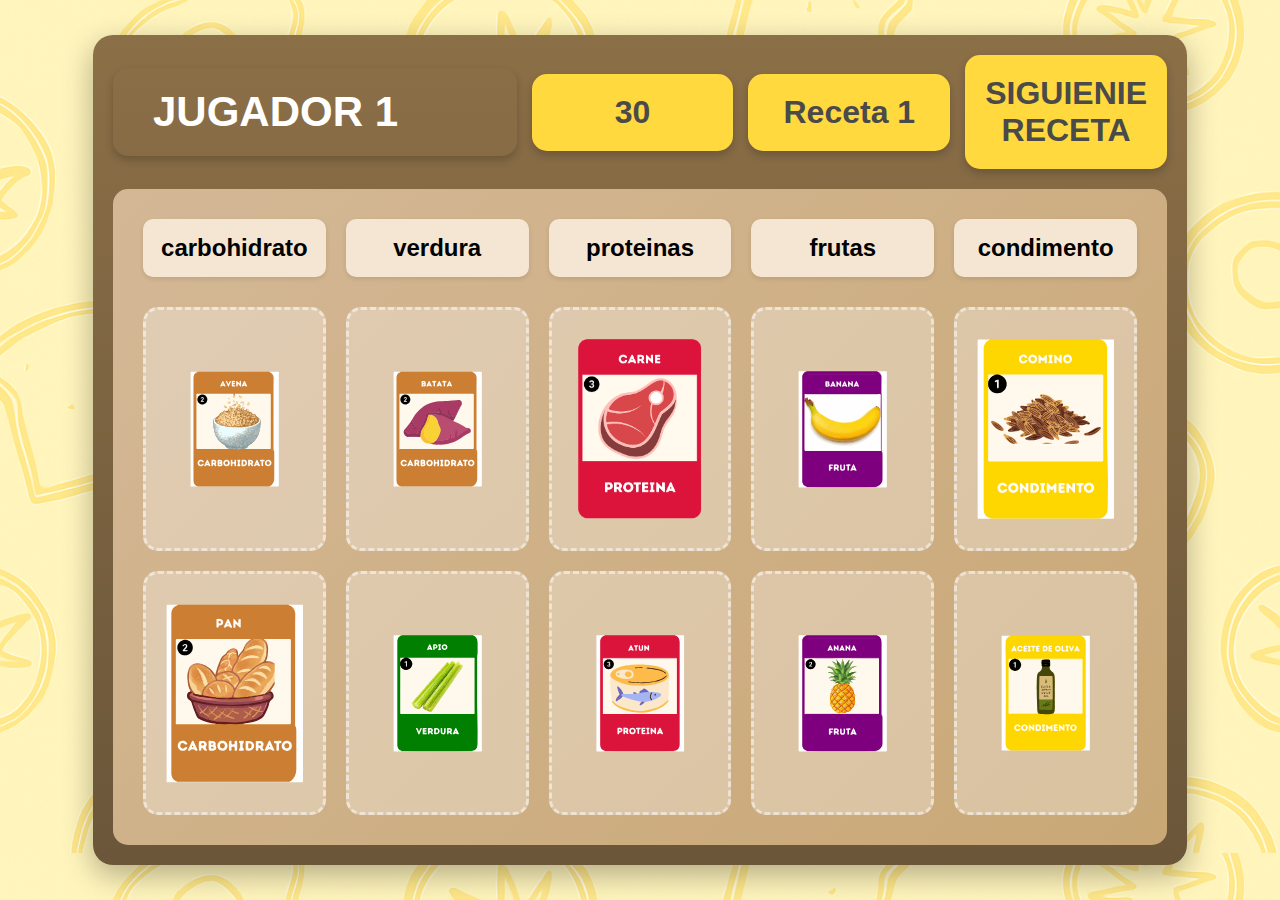
<file: Codigo/integrador de cuki/Pages/eleccion.html>
<!DOCTYPE html>
<html lang="es">
<head>
    <meta charset="UTF-8">
    <meta name="viewport" content="width=device-width, initial-scale=1.0">
    <title>Juego de Cartas - Alimentos</title>
    <link rel="stylesheet" href="../Css/eleccion.css">
    <script src="../script/eleccion.js" defer></script>
</head>
<body>
    <div class="container">
        <div class="header">
            <div class="header-item jugador">JUGADOR 1</div>
            <div class="header-item">TIME</div>
            <div class="header-item">Receta 1</div>
            <div class="header-item btn-siguiente">SIGUIENIE<br>RECETA</div>
        </div>

        <div class="game-area">
            <div class="categorias">
                <div class="categoria-header">carbohidrato</div>
                <div class="categoria-header">verdura</div>
                <div class="categoria-header">proteinas</div>
                <div class="categoria-header">frutas</div>
                <div class="categoria-header">condimento</div>
            </div>

            <div class="cartas-grid">
                <div class="columna-cartas">
                    <div class="carta-slot">
                        <div class="carta-placeholder"></div>
                        <img class="carta-img" src="../img/Avena.svg" alt="Avena"/>
                    </div>
                    <div class="carta-slot">
                        <div class="carta-placeholder"></div>
                        <img class="carta-img" src="../img/Pan.svg" alt="Pan"/>
                    </div>
                </div>

                <div class="columna-cartas">
                    <div class="carta-slot">
                        <div class="carta-placeholder"></div>
                        <img class="carta-img" src="../img/Batata.svg" alt="Batata"/>
                    </div>
                    <div class="carta-slot">
                        <div class="carta-placeholder"></div>
                        <img class="carta-img" src="../img/Apio.svg" alt="Apio"/>
                    </div>
                </div>

                <div class="columna-cartas">
                    <div class="carta-slot">
                        <div class="carta-placeholder"></div>
                        <img class="carta-img" src="../img/Carne.svg" alt="Carne"/>
                    </div>
                    <div class="carta-slot">
                        <div class="carta-placeholder"></div>
                        <img class="carta-img" src="../img/Atun.svg" alt="Atún"/>
                    </div>
                </div>

                <div class="columna-cartas">
                    <div class="carta-slot">
                        <div class="carta-placeholder"></div>
                        <img class="carta-img" src="../img/Banana.svg" alt="Banana"/>
                    </div>
                    <div class="carta-slot">
                        <div class="carta-placeholder"></div>
                        <img class="carta-img" src="../img/Anana.svg" alt="Anana"/>
                    </div>
                </div>

                <div class="columna-cartas">
                    <div class="carta-slot">
                        <div class="carta-placeholder"></div>
                        <img class="carta-img" src="../img/Comino.svg" alt="Comino"/>
                    </div>
                    <div class="carta-slot">
                        <div class="carta-placeholder"></div>
                        <img class="carta-img" src="../img/Aceite de Oliva.svg" alt="Aceite de Oliva"/>
                    </div>
                </div>
            </div>
        </div>
    </div>
</body>
</html>
</file>
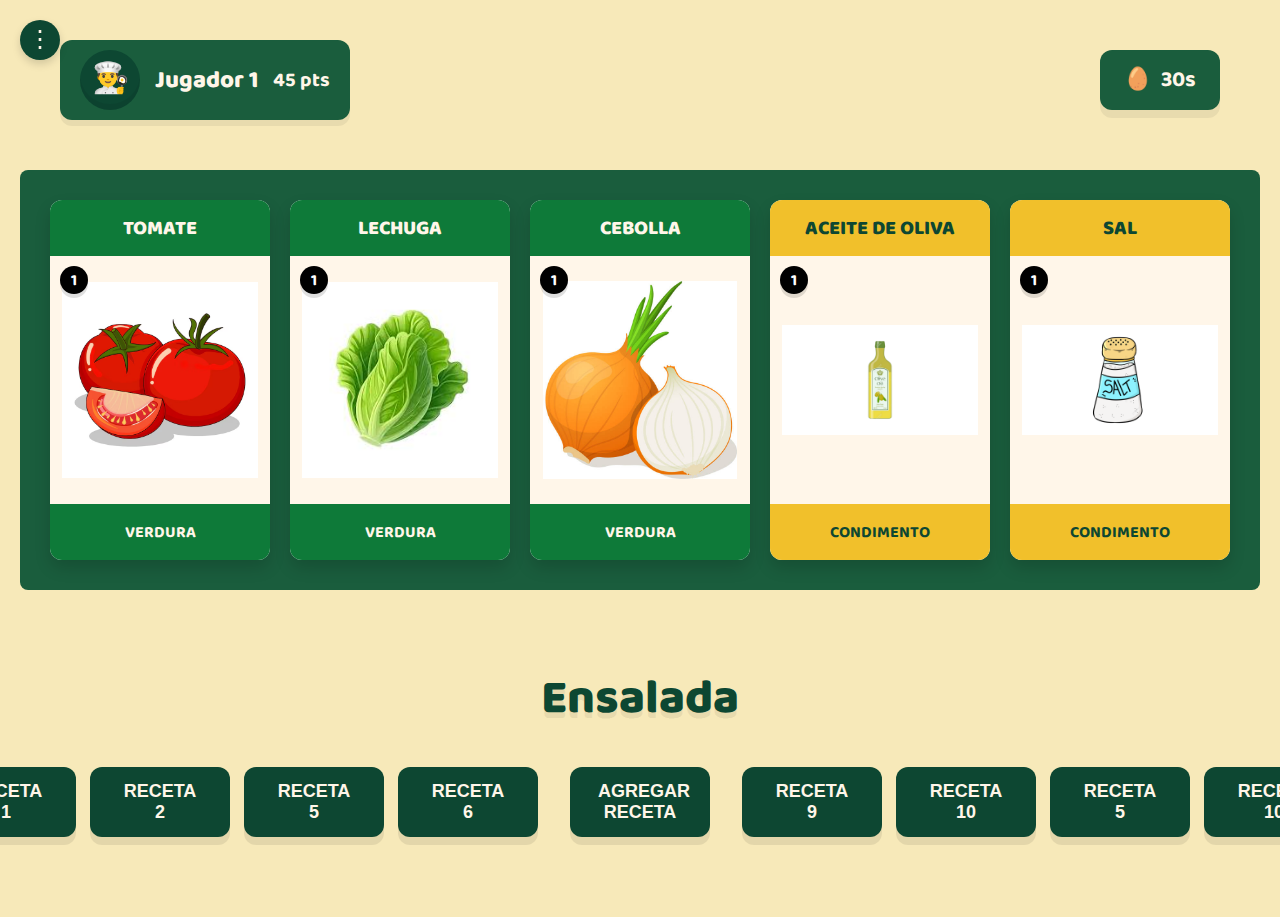
<file: Codigo/integrador de cuki/Pages/game.html>
<!doctype html>
<html lang="es">
<head>
  <meta charset="utf-8" />
  <meta name="viewport" content="width=device-width,initial-scale=1" />
  <title>CUKI — Juego</title>
  <link href="https://fonts.googleapis.com/css2?family=Baloo+2:wght@400;700;800&display=swap" rel="stylesheet">
  <link rel="stylesheet" href="../Css/game.css">
</head>
<body>
  <nav class="nav-menu">
    <div class="menu-dots">⋮
      <div class="menu-content">
        <a href="../index.html">Inicio</a>
      </div>
    </div>
  </nav>

  <div class="game-stage">
    <header class="game-header">
      <div class="player-info">
        <div class="avatar">👨‍🍳</div>
        <span class="player-name">Jugador 1</span>
        <span class="player-score">45 pts</span>
      </div>
      <div class="timer">
        <span class="egg-icon">🥚</span>
        <span>30s</span>
      </div>
    </header>

    <main class="game-content">
      <div class="cards-grid">
        <!-- Verduras -->
        <div class="card card-veg">
          <h3>TOMATE</h3>
          <div class="card-body">
            <span class="count">1</span>
            <img src="../img/tomate.jpg" alt="Tomate">
          </div>
          <footer>VERDURA</footer>
        </div>

        <div class="card card-veg">
          <h3>LECHUGA</h3>
          <div class="card-body">
            <span class="count">1</span>
            <img src="../img/lechuga.jpeg" alt="Lechuga">
          </div>
          <footer>VERDURA</footer>
        </div>

        <div class="card card-veg">
          <h3>CEBOLLA</h3>
          <div class="card-body">
            <span class="count">1</span>
            <img src="../img/cebolla.jpg" alt="Cebolla">
          </div>
          <footer>VERDURA</footer>
        </div>

        <!-- Condimentos -->
        <div class="card card-cond">
          <h3>ACEITE DE OLIVA</h3>
          <div class="card-body">
            <span class="count">1</span>
            <img src="../img/aceite de oliva.png" alt="Aceite">
          </div>
          <footer>CONDIMENTO</footer>
        </div>

        <div class="card card-cond">
          <h3>SAL</h3>
          <div class="card-body">
            <span class="count">1</span>
            <img src="../img/sal.png" alt="Sal">
          </div>
          <footer>CONDIMENTO</footer>
        </div>
      </div>

      <div class="recipe-section">
        <div class="recipe-title">Ensalada</div>
        <div class="recipe-buttons">
          <div class="buttons-left">
            <button>RECETA 1</button>
            <button>RECETA 2</button>
            <button>RECETA 5</button>
            <button>RECETA 6</button>
          </div>
          <button class="add-recipe">AGREGAR RECETA</button>
          <div class="buttons-right">
            <button>RECETA 9</button>
            <button>RECETA 10</button>
            <button>RECETA 5</button>
            <button>RECETA 10</button>
          </div>
        </div>
      </div>
    </main>
  </div>
</body>
</html>
</file>
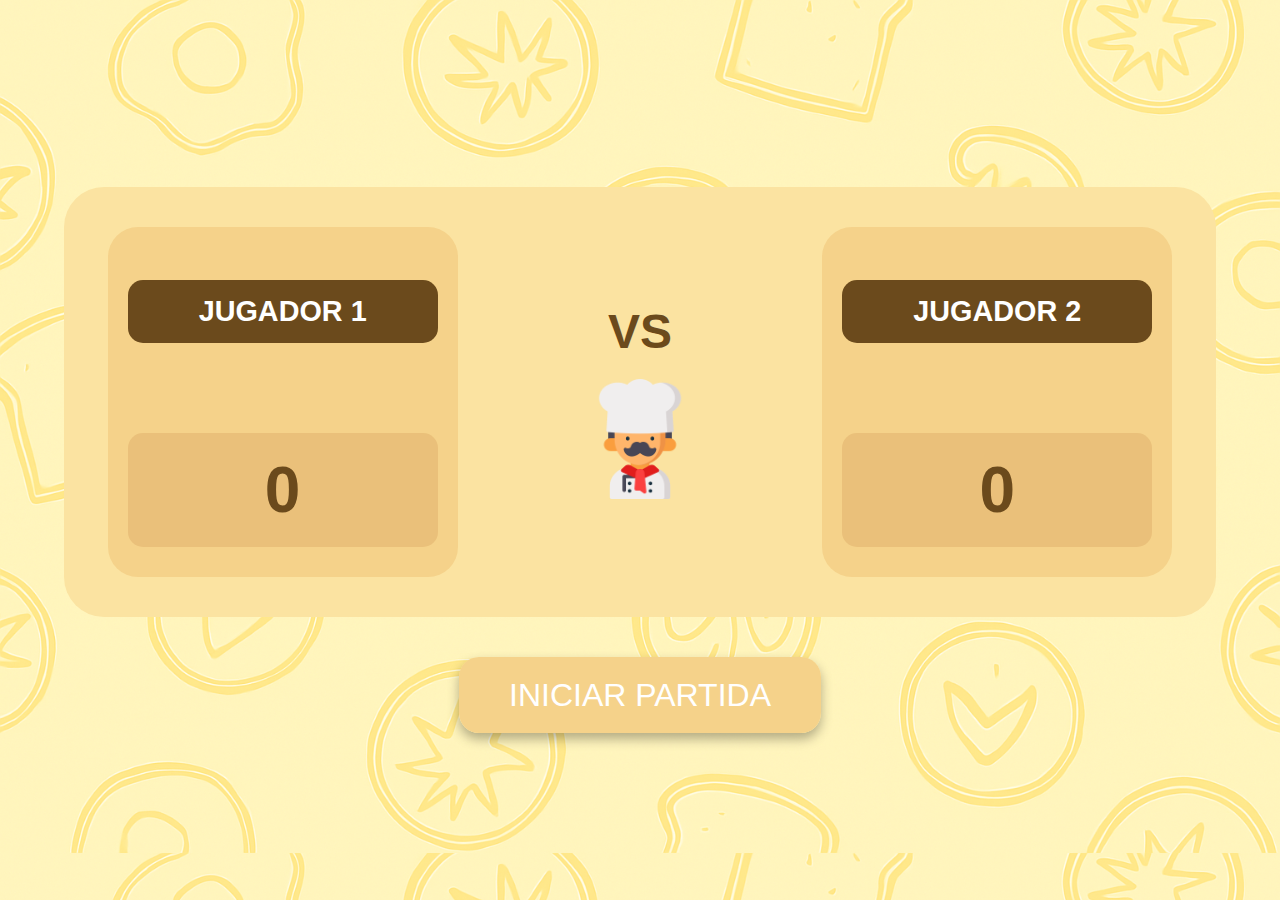
<file: Codigo/integrador de cuki/Pages/game2.html>
<!DOCTYPE html>
<html lang="es">
<head>
  <meta charset="UTF-8">
  <meta name="viewport" content="width=device-width, initial-scale=1.0">
  <title>Juego de Cocina</title>
  <link rel="stylesheet" href="../Css/game2.css">
</head>
<body>
  <main class="juego">
  <section class="jugadores">
    <div class="jugador" id="jugador1">
      <h2>JUGADOR 1
      </h2>
      <div class="puntos">0</div>
    </div>
    <div class="versus">
      <span>VS</span>
      <div class="icono-chef"></div>
    </div>
    <div class="jugador" id="jugador2">
      <h2>JUGADOR 2</h2>
      <div class="puntos">0</div>
    </div>
  </section>

  <div class="boton-inicio">
    <a href="jugador1.html">INICIAR PARTIDA</a>
  </div>
</main>
</body>
</html>
</file>
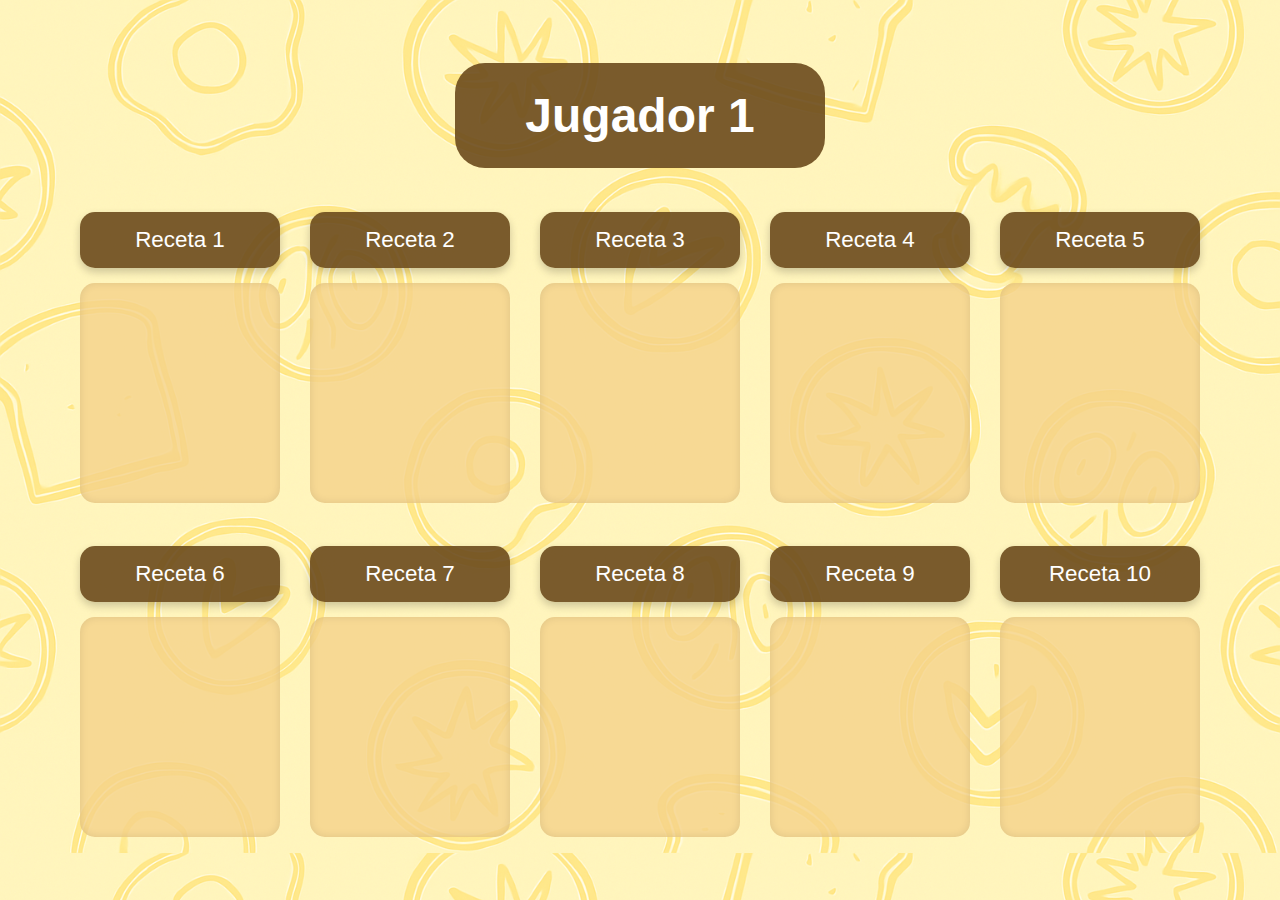
<file: Codigo/integrador de cuki/Pages/jugador1.html>
<!doctype html>
<html lang="es">
<head>
  <meta charset="utf-8" />
  <meta name="viewport" content="width=device-width,initial-scale=1" />
  <title>CUKI — Juego</title>
  <link href="https://fonts.googleapis.com/css2?family=Baloo+2:wght@400;700;800&display=swap" rel="stylesheet">
  <link rel="stylesheet" href="../Css/jugador1.css">
  <script>
  const URL_ELECCION = 'eleccion.html';
  document.addEventListener('DOMContentLoaded', () => {
    localStorage.setItem('jugadorActual','1');
    const t = document.querySelector('.jugador-titulo');
    if (t) t.textContent = 'Jugador 1';
  });
  function seleccionarReceta(numeroReceta) {
    localStorage.setItem('recetaActual', String(numeroReceta));
    localStorage.setItem('startTimer','1');
    location.href = URL_ELECCION;
  }
</script>

</head>
<body>
<main class="tablero-recetas">
  <div class="jugador-titulo">Jugador 1</div>

  <div class="grupo-recetas">
    <div class="receta">
      <button class="receta-btn" onclick="seleccionarReceta(1)">Receta 1</button>
      <div class="contenedor-cartas"></div>
    </div>
    <div class="receta">
      <button class="receta-btn" onclick="seleccionarReceta(2)">Receta 2</button>
      <div class="contenedor-cartas"></div>
    </div>
    <div class="receta">
      <button class="receta-btn" onclick="seleccionarReceta(3)">Receta 3</button>
      <div class="contenedor-cartas"></div>
    </div>
    <div class="receta">
      <button class="receta-btn" onclick="seleccionarReceta(4)">Receta 4</button>
      <div class="contenedor-cartas"></div>
    </div>
    <div class="receta">
      <button class="receta-btn" onclick="seleccionarReceta(5)">Receta 5</button>
      <div class="contenedor-cartas"></div>
    </div>
  </div>

  <div class="grupo-recetas">
    <div class="receta">
      <button class="receta-btn" onclick="seleccionarReceta(6)">Receta 6</button>
      <div class="contenedor-cartas"></div>
    </div>
    <div class="receta">
      <button class="receta-btn" onclick="seleccionarReceta(7)">Receta 7</button>
      <div class="contenedor-cartas"></div>
    </div>
    <div class="receta">
      <button class="receta-btn" onclick="seleccionarReceta(8)">Receta 8</button>
      <div class="contenedor-cartas"></div>
    </div>
    <div class="receta">
      <button class="receta-btn" onclick="seleccionarReceta(9)">Receta 9</button>
      <div class="contenedor-cartas"></div>
    </div>
    <div class="receta">
      <button class="receta-btn" onclick="seleccionarReceta(10)">Receta 10</button>
      <div class="contenedor-cartas"></div>
    </div>
  </div>
</main>

</body>
</html>
</file>
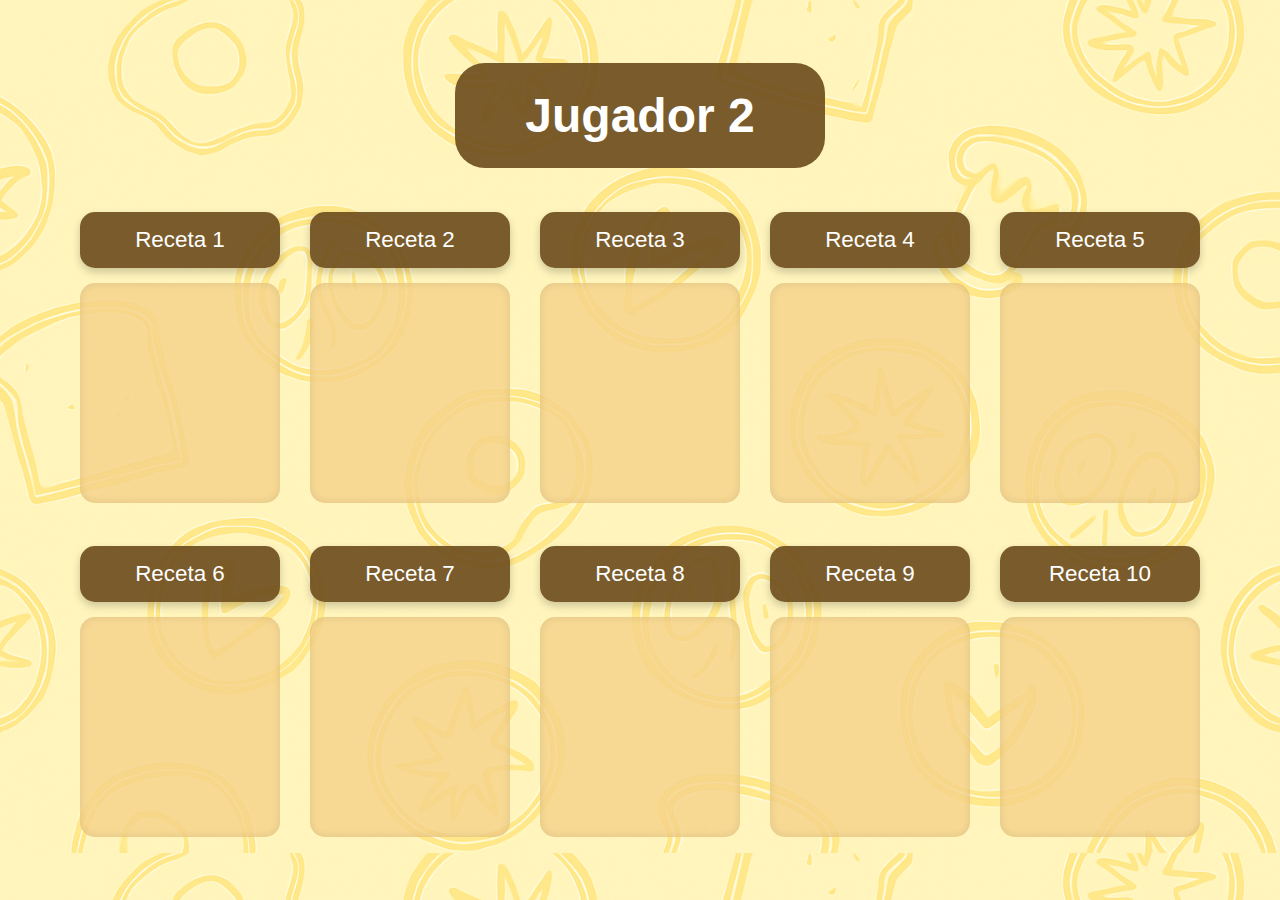
<file: Codigo/integrador de cuki/Pages/jugador2.html>
<!doctype html>
<html lang="es">
<head>
  <meta charset="utf-8" />
  <meta name="viewport" content="width=device-width,initial-scale=1" />
  <title>CUKI — Juego</title>
  <link href="https://fonts.googleapis.com/css2?family=Baloo+2:wght@400;700;800&display=swap" rel="stylesheet">
  <link rel="stylesheet" href="../Css/jugador2.css">
 <script>
  const URL_ELECCION = 'eleccion.html';
  document.addEventListener('DOMContentLoaded', () => {
    localStorage.setItem('jugadorActual','2');
    const t = document.querySelector('.jugador-titulo');
    if (t) t.textContent = 'Jugador 2';
  });
  function seleccionarReceta(numeroReceta) {
    localStorage.setItem('recetaActual', String(numeroReceta));
    localStorage.setItem('startTimer','1');
    location.href = URL_ELECCION;
  }
</script>
</head>
<body>
<main class="tablero-recetas">
  <div class="jugador-titulo">Jugador 1</div>
  <div class="grupo-recetas">
    <div class="receta"><button class="receta-btn" onclick="seleccionarReceta(1)">Receta 1</button><div class="contenedor-cartas"></div></div>
    <div class="receta"><button class="receta-btn" onclick="seleccionarReceta(2)">Receta 2</button><div class="contenedor-cartas"></div></div>
    <div class="receta"><button class="receta-btn" onclick="seleccionarReceta(3)">Receta 3</button><div class="contenedor-cartas"></div></div>
    <div class="receta"><button class="receta-btn" onclick="seleccionarReceta(4)">Receta 4</button><div class="contenedor-cartas"></div></div>
    <div class="receta"><button class="receta-btn" onclick="seleccionarReceta(5)">Receta 5</button><div class="contenedor-cartas"></div></div>
  </div>
  <div class="grupo-recetas">
    <div class="receta"><button class="receta-btn" onclick="seleccionarReceta(6)">Receta 6</button><div class="contenedor-cartas"></div></div>
    <div class="receta"><button class="receta-btn" onclick="seleccionarReceta(7)">Receta 7</button><div class="contenedor-cartas"></div></div>
    <div class="receta"><button class="receta-btn" onclick="seleccionarReceta(8)">Receta 8</button><div class="contenedor-cartas"></div></div>
    <div class="receta"><button class="receta-btn" onclick="seleccionarReceta(9)">Receta 9</button><div class="contenedor-cartas"></div></div>
    <div class="receta"><button class="receta-btn" onclick="seleccionarReceta(10)">Receta 10</button><div class="contenedor-cartas"></div></div>
  </div>
</main>
</body>
</html>
</file>
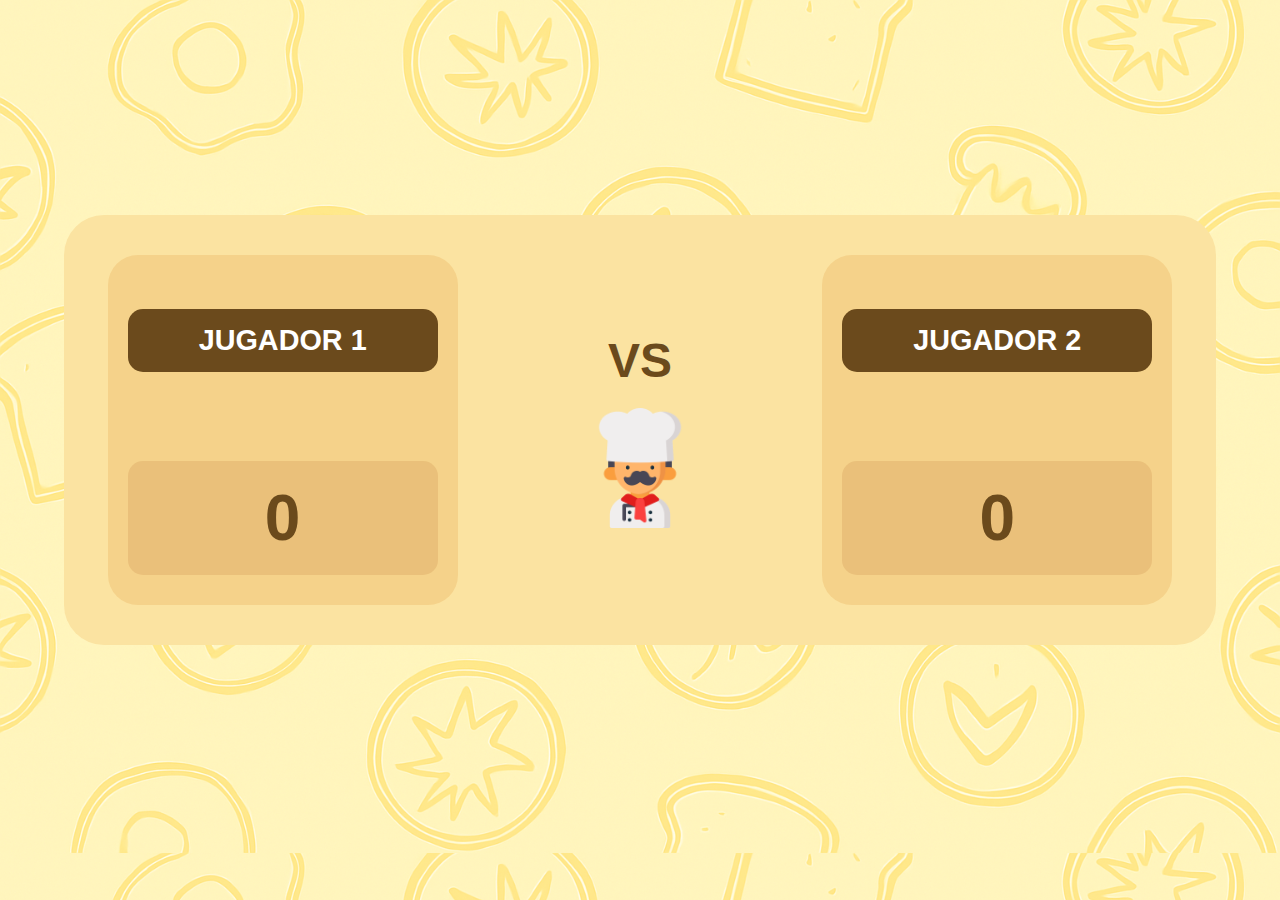
<file: Codigo/integrador de cuki/Pages/puntaje.html>
<!DOCTYPE html>
<html lang="es">
<head>
  <meta charset="UTF-8">
  <meta name="viewport" content="width=device-width, initial-scale=1.0">
  <title>Juego de Cocina</title>
  <link rel="stylesheet" href="../Css/puntaje.css">
</head>

<body>
  <main class="juego">
    <section class="jugadores">
      <div class="jugador" id="jugador1">
        <h2>JUGADOR 1</h2>
        <div class="puntos" id="puntosJ1">0</div>
      </div>

      <div class="versus">
        <span>VS</span>
        <div class="icono-chef"></div>
      </div>

      <div class="jugador" id="jugador2">
        <h2>JUGADOR 2</h2>
        <div class="puntos" id="puntosJ2">0</div>
      </div>
    </section>
  </main>

  <script src="../script/puntaje.js" defer></script>
</body>
</html>
</file>
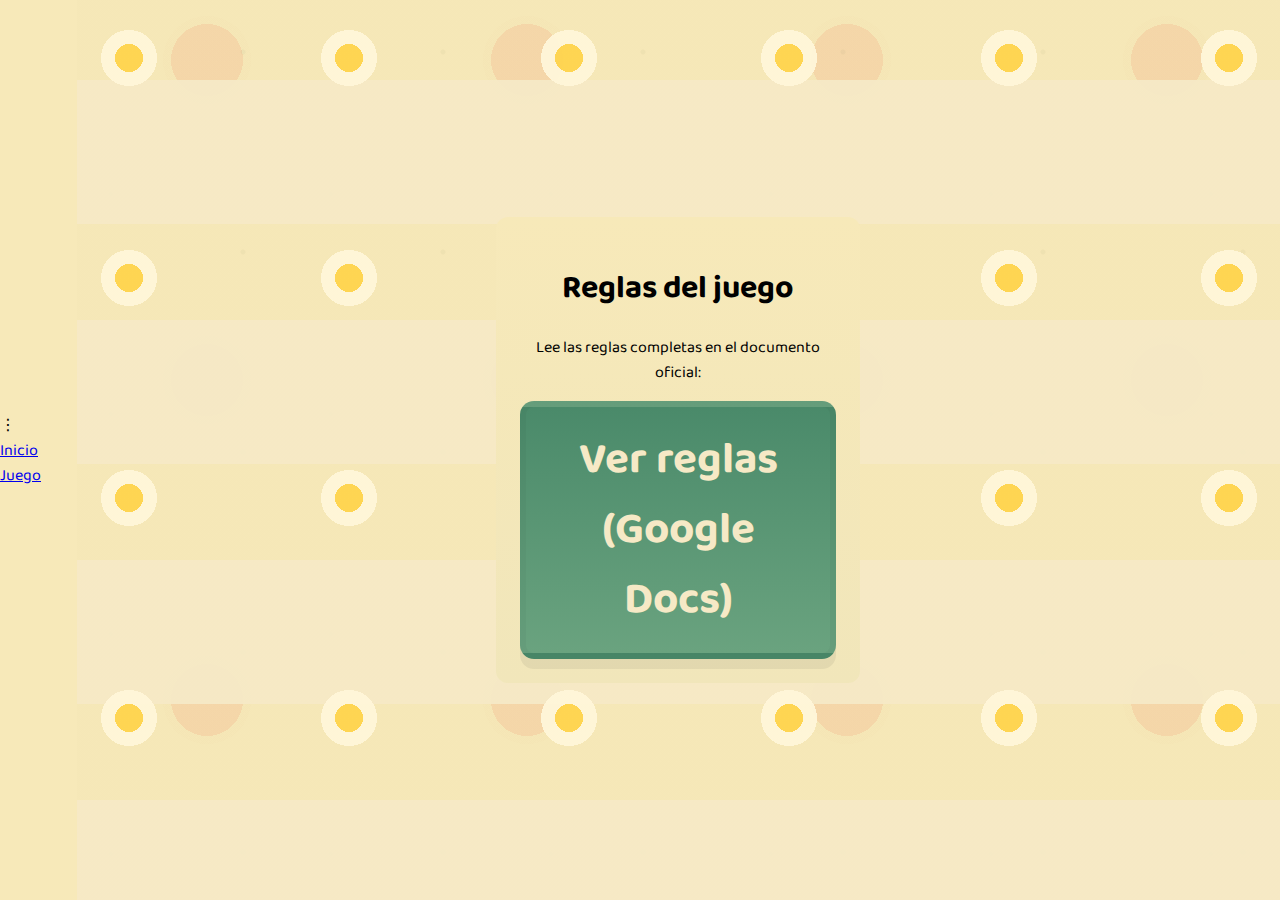
<file: Codigo/integrador de cuki/Pages/Reglas.html>
<!doctype html>
<html lang="es">
<head>
    <meta charset="utf-8" />
    <meta name="viewport" content="width=device-width,initial-scale=1" />
    <title>CUKI — Reglas</title>
    <link href="https://fonts.googleapis.com/css2?family=Baloo+2:wght@400;700;800&display=swap" rel="stylesheet">
    <link rel="stylesheet" href="../Css/style.css">
</head>
<body>
    <nav class="nav-menu">
        <div class="menu-dots">⋮
            <div class="menu-content">
                <a href="../index.html">Inicio</a>
                <a href="game.html">Juego</a>
            </div>
        </div>
    </nav>

    <main class="stage">
        <div class="menu" style="max-width:900px; padding:28px;">
            <div style="width:100%; background:linear-gradient(180deg,#f7e9b9,#f1e6ba); border-radius:12px; padding:24px; text-align:center;">
                <h1>Reglas del juego</h1>
                <p>Lee las reglas completas en el documento oficial:</p>
                <a class="btn btn-rules" href="https://docs.google.com/document/d/11ljSM8bud7nmnbbrPM_p-eErtlg5wFkpnMW_p8LcHd8/edit?usp=sharing" target="_blank" rel="noopener noreferrer" style="display:inline-block; text-decoration:none;">
                    Ver reglas (Google Docs)
                </a>
            </div>
        </div>
    </main>
</body>
</html>
</file>
<file: Codigo/integrador de cuki/Css/eleccion.css>
* * {
  margin: 0;
  padding: 0;
  box-sizing: border-box;
}

body {
  margin: 0;
  font-family: 'Arial', sans-serif;
  background-color: #fbe3a1;
  background-image: url('../img/fondo2.png');
  background-repeat: repeat;
  background-size: contain;
  display: flex;
  justify-content: center;
  align-items: center;
  height: 100vh;
}

.container {
  max-width: 1400px;
  margin: 0 auto;
  background: linear-gradient(180deg, #8b6f47 0%, #6b563a 100%);
  border-radius: 20px;
  padding: 20px;
  box-shadow: 0 10px 30px rgba(0,0,0,0.3);
}

.header {
  display: grid;
  grid-template-columns: 2fr 1fr 1fr 1fr;
  gap: 15px;
  margin-bottom: 20px;
  align-items: center;
}

.header-item {
  background: #ffd93d;
  padding: 20px;
  border-radius: 15px;
  text-align: center;
  font-size: 32px;
  font-weight: bold;
  color: #4a4a4a;
  box-shadow: 0 4px 8px rgba(0,0,0,0.2);
}

.jugador {
  background: transparent;
  color: white;
  font-size: 42px;
  text-align: left;
  padding-left: 40px;
}

.btn-siguiente {
  background: #ffd93d;
  cursor: pointer;
  transition: transform 0.2s;
}

.btn-siguiente:hover {
  transform: scale(1.05);
}

.game-area {
  background: linear-gradient(135deg, #d4b896 0%, #c9a876 100%);
  border-radius: 15px;
  padding: 30px;
}

.categorias {
  display: grid;
  grid-template-columns: repeat(5, 1fr);
  gap: 20px;
  margin-bottom: 30px;
}

.categoria-header {
  background: #f5e6d3;
  padding: 15px;
  border-radius: 10px;
  text-align: center;
  font-size: 24px;
  font-weight: bold;
  box-shadow: 0 2px 5px rgba(0,0,0,0.1);
}

.cartas-grid {
  display: grid;
  grid-template-columns: repeat(5, 1fr);
  gap: 20px;
  align-items: stretch;
}

.columna-cartas {
  display: flex;
  flex-direction: column;
  gap: 20px;
}
.carta-slot {
  width: 100%;
  aspect-ratio: 3 / 4; 
  background: rgba(255, 255, 255, 0.3);
  border: 3px dashed rgba(255, 255, 255, 0.5);
  border-radius: 15px;
  overflow: hidden;
  position: relative;
  display: flex;
  justify-content: center;
  align-items: center;
}

.carta-img {
  position: absolute;
  inset: 0;
  width: 100%;
  height: 100%;
  object-fit: fill; 
  display: block;
}
.carta-placeholder { display: none; }


@media (max-width: 1200px) {
  .header { grid-template-columns: 1fr 1fr; }
  .categorias, .cartas-grid { grid-template-columns: repeat(3, 1fr); }
}

@media (max-width: 768px) {
  .header { grid-template-columns: 1fr; }
  .categorias, .cartas-grid { grid-template-columns: 1fr; }
  .header-item { font-size: 24px; }
  .jugador { font-size: 32px; }
}
</file>
<file: Codigo/integrador de cuki/Css/game.css>
:root {
  --bg: #f7e9b9;
  --green-dark: #0d4732;
  --green: #1a5d3d;
  --green-bright: #0e7a39;
  --yellow: #f1c02b;
  --cream: #fff6e9;
  --shadow: rgba(0,0,0,0.15);
}

*{ box-sizing: border-box; }

body {
  margin: 0;
  background: var(--bg);
  font-family: 'Baloo 2', sans-serif;
  -webkit-font-smoothing: antialiased;
  -moz-osx-font-smoothing: grayscale;
}

/* Stage */
.game-stage {
  min-height: 100vh;
  padding: 20px;
}

/* Header */
.game-header {
  display: flex;
  justify-content: space-between;
  align-items: center;
  padding: 20px 40px;
}

.player-info {
  display: flex;
  align-items: center;
  gap: 15px;
  background: var(--green);
  padding: 10px 20px;
  border-radius: 12px;
  color: var(--cream);
  box-shadow: 0 6px 0 rgba(0,0,0,0.06);
}

.avatar {
  width: 60px;
  height: 60px;
  background: var(--green-dark);
  border-radius: 50%;
  display: flex;
  align-items: center;
  justify-content: center;
  font-size: 30px;
  color: var(--cream);
  box-shadow: inset 0 -6px 0 rgba(0,0,0,0.06);
}

.player-name {
  font-size: 24px;
  font-weight: 800;
  color: var(--cream);
}

.player-score {
  font-size: 20px;
  color: var(--cream);
  font-weight: 700;
}

.timer {
  background: var(--green);
  color: var(--cream);
  padding: 12px 24px;
  border-radius: 12px;
  font-size: 22px;
  font-weight: 700;
  display: flex;
  align-items: center;
  gap: 10px;
  box-shadow: 0 8px 0 rgba(0,0,0,0.06);
}

/* Cards Grid */
.cards-grid {
  display: grid;
  grid-template-columns: repeat(5, 1fr);
  gap: 20px;
  padding: 30px;
  background: var(--green);
  margin: 30px 0 40px;
  border-radius: 8px;
  align-items: start;
}

/* Card base */
.card {
  background: #fff;
  border-radius: 12px;
  overflow: hidden;
  box-shadow: 0 8px 16px var(--shadow);
  display: flex;
  flex-direction: column;
  height: 360px; /* fija altura para consistencia */
}

/* Card header */
.card h3,
.card .card-head {
  margin: 0;
  padding: 14px 12px;
  text-align: center;
  font-size: 20px;
  font-weight: 800;
  color: var(--cream);
  height: 56px;
  line-height: 28px;
  display: flex;
  align-items: center;
  justify-content: center;
  text-transform: uppercase;
}

/* Diferentes colores por tipo */
.card-veg h3 { background: var(--green-bright); }
.card-cond h3 { background: var(--yellow); color: var(--green-dark); }

/* Card body ocupa el espacio restante */
.card-body {
  position: relative;
  padding: 12px;
  background: #fff6e9;
  flex: 1 1 auto;
  min-height: 0; /* evita colapso en flex */
  display: flex;
  align-items: center;
  justify-content: center;
}

/* Badge */
.count,
.count-badge {
  position: absolute;
  top: 10px;
  left: 10px;
  width: 28px;
  height: 28px;
  background: #000;
  color: #fff;
  border-radius: 50%;
  display: flex;
  align-items: center;
  justify-content: center;
  font-weight: 700;
  z-index: 3;
  box-shadow: 0 4px 0 rgba(0,0,0,0.12);
}

/* Imagen dentro de la carta: siempre centrada y contenida */
.card img {
  display: block;
  max-width: 100%;
  max-height: 100%;
  object-fit: contain;
  width: auto;
  height: auto;
  /* límite de alto relativo al área disponible */
  max-height: 88%;
}

/* Pie de la carta con altura fija */
.card footer,
.card .card-foot {
  background: var(--green-bright);
  color: var(--cream);
  padding: 12px;
  text-align: center;
  font-weight: 700;
  height: 56px;
  display: flex;
  align-items: center;
  justify-content: center;
  text-transform: uppercase;
}

.card-cond footer,
.card-cond .card-foot {
  background: var(--yellow);
  color: var(--green-dark);
}

/* Recipe Section */
.recipe-section {
  padding: 30px 20px 60px;
  text-align: center;
}

.recipe-title {
  font-size: 48px;
  color: var(--green-dark);
  font-weight: 800;
  margin-bottom: 30px;
  text-shadow: 0 6px 0 rgba(0,0,0,0.06);
}

/* Recipe buttons: disposición horizontal */
.recipe-buttons {
  display: flex;
  align-items: center;
  justify-content: center;
  gap: 32px;
  flex-wrap: nowrap;
}

/* Grupos de botones en fila */
.buttons-left,
.buttons-right {
  display: flex;
  flex-direction: row;
  gap: 14px;
  align-items: center;
  justify-content: center;
  flex-wrap: nowrap;
}

/* Estilo general de botones de receta */
.recipe-buttons button,
.buttons-left button,
.buttons-right button {
  background: var(--green-dark);
  color: var(--cream);
  border: none;
  padding: 14px 28px;
  border-radius: 12px;
  font-weight: 800;
  font-size: 18px;
  cursor: pointer;
  min-width: 140px;
  box-shadow: 0 8px 0 rgba(0,0,0,0.08);
  text-transform: uppercase;
}

/* Botón central AGREGAR RECETA */
.add-recipe {
  background: var(--green);
  font-size: 26px;
  padding: 18px 44px;
  border-radius: 14px;
  min-width: 380px;
  box-shadow: 0 12px 0 rgba(0,0,0,0.12);
  color: var(--cream);
  font-weight: 900;
}

/* Small visual polish */
button:active { transform: translateY(2px); box-shadow: 0 6px 0 rgba(0,0,0,0.06); }

/* Responsive adjustments */
@media (max-width: 1100px) {
  .cards-grid { grid-template-columns: repeat(3, 1fr); }
  .card { height: 320px; }
  .recipe-buttons { gap: 18px; flex-wrap: wrap; }
  .buttons-left, .buttons-right { flex-wrap: wrap; justify-content: center; }
  .recipe-buttons button { min-width: 120px; font-size: 16px; padding: 12px 20px; }
  .add-recipe { min-width: 300px; font-size: 20px; padding: 14px 30px; }
}

@media (max-width: 780px) {
  .cards-grid { grid-template-columns: repeat(1, 1fr); gap: 18px; }
  .card { height: auto; } /* permitir altura automática en móviles para mejor flujo */
  .card h3 { height: auto; padding: 12px; }
  .card footer { height: auto; padding: 10px; }

  .recipe-buttons { flex-direction: column; gap: 18px; }
  .buttons-left, .buttons-right { width: 100%; justify-content: center; gap: 12px; }
  .add-recipe { width: 100%; min-width: 0; }
}

/* small utility */
.hidden { display: none !important; }

.nav-menu {
  position: fixed;
  top: 20px;
  left: 20px;
  z-index: 1000;
}

.menu-dots {
  background: var(--green-dark);
  color: var(--cream);
  width: 40px;
  height: 40px;
  border-radius: 50%;
  font-size: 24px;
  cursor: pointer;
  box-shadow: 0 4px 8px var(--shadow);
  display: flex;
  align-items: center;
  justify-content: center;
  position: relative;
  border: none;
}

.menu-content {
  position: absolute;
  top: 100%;
  left: 0;
  background: var(--green-dark);
  border-radius: 8px;
  padding: 8px 0;
  margin-top: 8px;
  min-width: 150px;
  box-shadow: 0 4px 8px var(--shadow);
  opacity: 0;
  visibility: hidden;
  transition: all 0.3s ease;
}

.menu-dots:hover .menu-content {
  opacity: 1;
  visibility: visible;
}

.menu-content a {
  display: block;
  color: var(--cream);
  text-decoration: none;
  padding: 8px 16px;
  font-weight: 600;
}

.menu-content a:hover {
  background: rgba(255,255,255,0.1);
}
</file>
<file: Codigo/integrador de cuki/Css/game2.css>
body {
  margin: 0;
  font-family: 'Arial', sans-serif;
  background-color: #fbe3a1;
  background-image: url('../img/fondo2.png'); 
  background-repeat: repeat;
  background-size: contain;
  display: flex;
  justify-content: center;
  align-items: center;
  height: 100vh;
}

.juego {
  width: 100%;
  height: 100%;
  display: flex;
  flex-direction: column;
  justify-content: center; 
  align-items: center;
  box-sizing: border-box;
}

.jugadores {
  width: 90%;
  max-width: 1200px;
  height: auto;
  display: flex;
  justify-content: space-around;
  align-items: center;
  background-color: #fbe3a1;
  border-radius: 40px;
  padding: 40px;
  box-sizing: border-box;
  margin-bottom: 40px; 
}


.jugador {
  width: 350px;
  height: 350px;
  background-color: #f5d28a;
  border-radius: 30px;
  text-align: center;
  padding: 30px 20px;
  box-sizing: border-box;
  display: flex;
  flex-direction: column;
  justify-content: space-between;
}

.jugador h2 {
  background-color: #6b4a1c; 
  color: white;
  padding: 15px;
  border-radius: 15px;
  font-size: 1.8em;
}

.puntos {
  font-size: 4em;
  font-weight: bold;
  color: #6b4a1c; 
  background-color: #eac07a;
  padding: 20px;
  border-radius: 15px;
}

.versus {
  width: 350px;
  height: 350px;
  text-align: center;
  display: flex;
  flex-direction: column;
  justify-content: center;
  align-items: center;
}

.versus span {
  font-size: 3em;
  font-weight: bold;
  color: #6b4a1c;
  margin-bottom: 20px;
}

.icono-chef {
  width: 120px;
  height: 120px;
  background-image: url('../img/chef\ logo.png'); 
  background-size: cover;
  background-position: center;
}

.boton-inicio {
  margin-top: 20px;
}

.boton-inicio a {
  text-decoration: none;
 background-color: #f5d28a;
  color: white;
  font-size: 2em;
  padding: 20px 50px;
  border-radius: 20px;
  box-shadow: 0 6px 12px rgba(0,0,0,0.3);
  transition: background-color 0.3s ease;
}

.boton-inicio a:hover {
  background-color: #6b4a1c; 
}

.boton-inicio a:hover {
  background-color: #6b4a1c; 
}

@media (max-width: 768px) {
  .vs-container {
    flex-direction: column;
    gap: 30px;
  }
  
  .player-card {
    width: 90%;
    max-width: 320px;
  }
  
  .vs-text {
    font-size: 48px;
  }
}
</file>
<file: Codigo/integrador de cuki/Css/jugador1.css>
body {
  margin: 0;
  font-family: 'Arial', sans-serif;
  background-color: #fbe3a1;
  background-image: url('../img/fondo2.png'); 
  background-repeat: repeat;
  background-size: contain;
  display: flex;
  justify-content: center;
  align-items: center;
  height: 100vh;
}

.tablero-recetas {
  width: 100%;
  height: 100vh;
  display: flex;
  flex-direction: column;
  align-items: center;
  justify-content: space-evenly;
  padding: 20px;
  box-sizing: border-box;
  background-color: transparent;
}

.jugador-titulo {
  font-size: 3em;
  font-weight: bold;
  background-color: rgba(107, 74, 28, 0.9); 
  color: white;
  padding: 25px 70px;
  border-radius: 30px;
}

.grupo-recetas {
  display: flex;
  justify-content: center;
  gap: 30px;
  width: 100%;
}

.receta {
  display: flex;
  flex-direction: column;
  align-items: center;
  width: 200px;
}

.receta-btn {
  background-color: rgba(107, 74, 28, 0.9); 
  color: white;
  font-size: 1.4em;
  padding: 15px;
  border: none;
  border-radius: 15px;
  cursor: pointer;
  box-shadow: 0 4px 8px rgba(0,0,0,0.2);
  margin-bottom: 15px;
  width: 100%;
}

.receta-btn:hover {
  background-color: rgba(140, 92, 42, 0.9);
}

.contenedor-cartas {
  width: 100%;
  height: 220px;
  background-color: rgba(245, 210, 138, 0.8); 
  border-radius: 15px;
  box-sizing: border-box;
  box-shadow: inset 0 0 8px rgba(0,0,0,0.1);
}
</file>
<file: Codigo/integrador de cuki/Css/jugador2.css>
body {
  margin: 0;
  font-family: 'Arial', sans-serif;
  background-color: #fbe3a1;
  background-image: url('../img/fondo2.png'); 
  background-repeat: repeat;
  background-size: contain;
  display: flex;
  justify-content: center;
  align-items: center;
  height: 100vh;
}

.tablero-recetas {
  width: 100%;
  height: 100vh;
  display: flex;
  flex-direction: column;
  align-items: center;
  justify-content: space-evenly;
  padding: 20px;
  box-sizing: border-box;
  background-color: transparent;
}

.jugador-titulo {
  font-size: 3em;
  font-weight: bold;
  background-color: rgba(107, 74, 28, 0.9); 
  color: white;
  padding: 25px 70px;
  border-radius: 30px;
}

.grupo-recetas {
  display: flex;
  justify-content: center;
  gap: 30px;
  width: 100%;
}

.receta {
  display: flex;
  flex-direction: column;
  align-items: center;
  width: 200px;
}

.receta-btn {
  background-color: rgba(107, 74, 28, 0.9); 
  color: white;
  font-size: 1.4em;
  padding: 15px;
  border: none;
  border-radius: 15px;
  cursor: pointer;
  box-shadow: 0 4px 8px rgba(0,0,0,0.2);
  margin-bottom: 15px;
  width: 100%;
}

.receta-btn:hover {
  background-color: rgba(140, 92, 42, 0.9);
}

.contenedor-cartas {
  width: 100%;
  height: 220px;
  background-color: rgba(245, 210, 138, 0.8); 
  border-radius: 15px;
  box-sizing: border-box;
  box-shadow: inset 0 0 8px rgba(0,0,0,0.1);
}
</file>
<file: Codigo/integrador de cuki/Css/puntaje.css>
body {
  margin: 0;
  font-family: 'Arial', sans-serif;
  background-color: #fbe3a1;
  background-image: url('../img/fondo2.png'); 
  background-repeat: repeat;
  background-size: contain;
  display: flex;
  justify-content: center;
  align-items: center;
  height: 100vh;
}

.juego {
  width: 100%;
  height: 100%;
  display: flex;
  flex-direction: column;
  justify-content: center; 
  align-items: center;
  box-sizing: border-box;
}

.jugadores {
  width: 90%;
  max-width: 1200px;
  height: auto;
  display: flex;
  justify-content: space-around;
  align-items: center;
  background-color: #fbe3a1;
  border-radius: 40px;
  padding: 40px;
  box-sizing: border-box;
  margin-bottom: 40px; 
}


.jugador {
  width: 350px;
  height: 350px;
  background-color: #f5d28a;
  border-radius: 30px;
  text-align: center;
  padding: 30px 20px;
  box-sizing: border-box;
  display: flex;
  flex-direction: column;
  justify-content: space-between;
}

.jugador h2 {
  background-color: #6b4a1c; 
  color: white;
  padding: 15px;
  border-radius: 15px;
  font-size: 1.8em;
}

.puntos {
  font-size: 4em;
  font-weight: bold;
  color: #6b4a1c; 
  background-color: #eac07a;
  padding: 20px;
  border-radius: 15px;
}

.versus {
  width: 350px;
  height: 350px;
  text-align: center;
  display: flex;
  flex-direction: column;
  justify-content: center;
  align-items: center;
}

.versus span {
  font-size: 3em;
  font-weight: bold;
  color: #6b4a1c;
  margin-bottom: 20px;
}

.icono-chef {
  width: 120px;
  height: 120px;
  background-image: url('../img/chef\ logo.png'); 
  background-size: cover;
  background-position: center;
}

.boton-inicio {
  margin-top: 20px;
}



@media (max-width: 768px) {
  .vs-container {
    flex-direction: column;
    gap: 30px;
  }
  
  .player-card {
    width: 90%;
    max-width: 320px;
  }
  
  .vs-text {
    font-size: 48px;
  }
}
</file>
<file: Codigo/integrador de cuki/Css/style.css>
/* ...existing code... */
:root{
  --bg:#f7e9b9;
  --accent-green:#255c45;
  --accent-green-soft:#4a8a6a;
  --orange:#d7633e;
  --cream:#f6e9c6;
  --shadow: rgba(0,0,0,0.18);
  --font: "Baloo 2", system-ui, -apple-system, "Segoe UI", Roboto, "Helvetica Neue", Arial;
}

*{box-sizing:border-box}
html,body{height:100%}
body{
  margin:0;
  font-family:var(--font);
  background: var(--bg);
  -webkit-font-smoothing:antialiased;
  display:flex;
  align-items:center;
  justify-content:center;
}

/* faint decorative pattern using SVG data-uri (repeat) */
.stage{
  width:100%;
  min-height:100vh;
  display:flex;
  align-items:center;
  justify-content:center;
  background-image:
    radial-gradient(circle at 10% 15%, rgba(0,0,0,0.02) 0 1px, transparent 2px),
    radial-gradient(circle at 80% 70%, rgba(0,0,0,0.02) 0 1px, transparent 2px);
  background-color:var(--bg);
  padding:40px;
}

/* central menu column */
.menu{
  width:420px;
  max-width:92%;
  text-align:center;
  display:flex;
  flex-direction:column;
  gap:22px;
  align-items:center;
}

/* big logo block */
.logo{
  width:100%;
  background:linear-gradient(180deg,#2f6b4f,#2a5d46);
  color:var(--cream);
  border-radius:18px;
  padding:30px 18px 22px;
  position:relative;
  box-shadow: 0 8px 0 rgba(0,0,0,0.06), 0 16px 30px var(--shadow);
  display:flex;
  align-items:center;
  justify-content:center;
}

.logo-text{
  font-size:86px;
  font-weight:800;
  letter-spacing:6px;
  line-height:1;
  font-family:var(--font);
  text-shadow: 0 3px 0 rgba(0,0,0,0.12);
}

/* simple chef hat shape */
.logo .hat{
  position:absolute;
  top:-34px;
  width:120px;
  height:64px;
  left:50%;
  transform:translateX(-50%);
  background:
    radial-gradient(circle at 28% 40%, #f6e9c6 0 36%, transparent 37%),
    radial-gradient(circle at 72% 40%, #f6e9c6 0 36%, transparent 37%),
    #f6e9c6;
  border-radius:48% 48% 40% 40%;
  box-shadow: 0 6px 0 rgba(0,0,0,0.06);
  border:10px solid var(--accent-green);
  border-bottom-width:12px;
}

/* buttons */
.btn{
  width:100%;
  border:0;
  padding:18px 22px;
  font-size:44px;
  font-weight:700;
  border-radius:14px;
  cursor:pointer;
  color:var(--cream);
  display:inline-flex;
  align-items:center;
  justify-content:center;
  gap:14px;
  box-shadow: 0 6px 0 rgba(0,0,0,0.06);
  transition:transform .12s ease, box-shadow .12s ease;
  user-select:none;
}

.btn:active{ transform:translateY(2px); box-shadow: 0 4px 0 rgba(0,0,0,0.06); }

.btn-play{
  background: linear-gradient(180deg,#e17753,#d7633e);
  border:6px solid rgba(0,0,0,0.03);
  box-shadow: 0 10px 0 rgba(0,0,0,0.06);
}

/* green rules button */
.btn-rules{
  background: linear-gradient(180deg,var(--accent-green-soft),#6aa37f);
  border:6px solid rgba(0,0,0,0.03);
  box-shadow: 0 10px 0 rgba(0,0,0,0.06);
}

/* little pan/egg icon */
.icon{
  width:56px;
  height:34px;
  display:inline-flex;
  align-items:center;
  justify-content:center;
  position:relative;
}

.pan{
  background:rgba(0,0,0,0.05);
  border-radius:8px;
  padding-left:6px;
}

.pan::after{
  content:"";
  position:absolute;
  right:-10px;
  top:10px;
  width:28px;
  height:6px;
  background:var(--accent-green);
  border-radius:3px;
  transform:rotate(-25deg);
}

.egg{
  width:20px;
  height:20px;
  background:#fff6d9;
  border-radius:50%;
  display:inline-block;
  box-shadow:inset 0 2px 0 rgba(0,0,0,0.06);
  position:relative;
}
.egg::after{
  content:"";
  position:absolute;
  left:50%;
  top:50%;
  transform:translate(-50%,-50%);
  width:10px;
  height:10px;
  background:#ffd44d;
  border-radius:50%;
}

/* small responsive adjustments */
@media (max-width:420px){
  .logo-text{ font-size:56px }
  .btn{ font-size:34px; padding:14px }
  .icon{ width:46px; height:28px }
}
/* ...existing code... */
.stage{
  width:100%;
  min-height:100vh;
  display:flex;
  align-items:center;
  justify-content:center;
  padding:40px;
  background-color:var(--bg);

  /* Patrón 100% CSS: huevo, pan y tomate hechos con gradientes */
  background-image:
    /* HUEVO: yolk + white ring (posicionado dentro de su celda) */
    radial-gradient(circle at 40px 40px,
      rgba(255,212,77,0.95) 0 14px,
      rgba(255,246,217,0.95) 14px 28px,
      transparent 28px),

    /* PAN: base rectangular redondeada simulada con varios gradientes para borde y relleno */
    linear-gradient(180deg, rgba(246,233,198,0.95) 0 60%, rgba(230,214,162,0.06) 60% 100%),
    radial-gradient(circle at 26px 22px, rgba(0,0,0,0.03) 0 2px, transparent 3px),

    /* TOMATE: rodaja circular con ligero sombreado y centro más claro */
    radial-gradient(circle at 130px 60px,
      rgba(230,80,50,0.12) 0 36px,
      rgba(230,214,162,0.06) 36px 44px,
      transparent 44px),

    /* leve textura adicional para unir todo */
    radial-gradient(circle at 10% 80%, rgba(0,0,0,0.02) 0 1px, transparent 2px);

  /* repetir para formar patrón; cada capa tiene su tamaño (celda) */
  background-repeat: repeat;
  background-size:
    220px 220px,   /* huevo */
    240px 240px,   /* pan (usa el linear + pequeño radial para textura) */
    200px 200px,   /* tomate */
    320px 320px;   /* textura */

  /* posiciones iniciales para variar el tiling visual */
  background-position:
    12px 18px,
    40px 80px,
    140px 30px,
    0 0;
}
/* ...existing code... */
</file>
